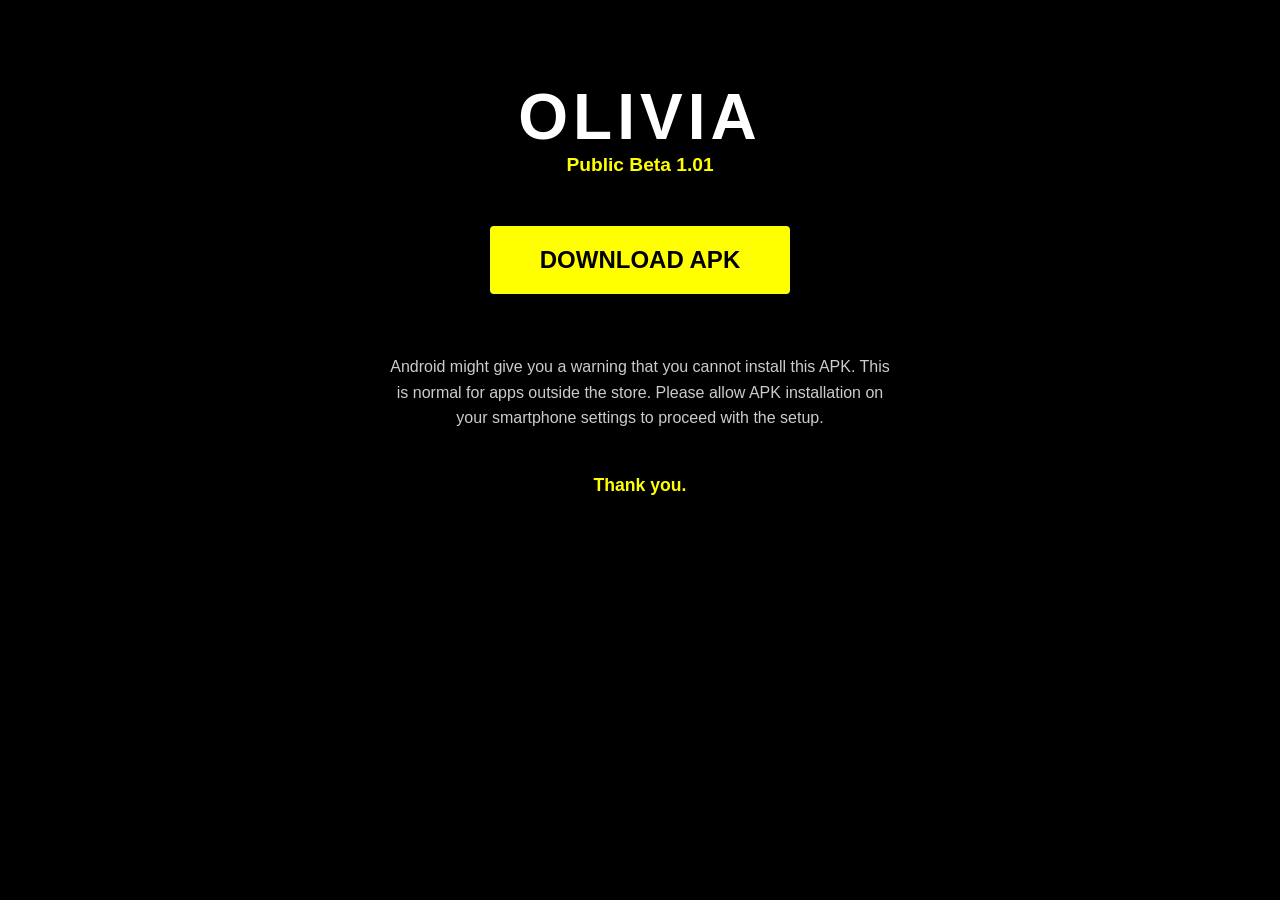
<file: index.html>
<!DOCTYPE html>
<html lang="en">
<head>
    <meta charset="UTF-8">
    <meta name="viewport" content="width=device-width, initial-scale=1.0">
    <title>Olivia Beta 1.01</title>
    <style>
        body {
            background-color: #000000;
            color: #ffffff;
            font-family: Arial, sans-serif;
            text-align: center;
            padding: 80px 20px;
            margin: 0;
        }
        h1 {
            font-size: 4rem;
            margin: 0;
            letter-spacing: 5px;
            text-transform: uppercase;
        }
        .specifications {
            color: #ffff00;
            font-size: 1.2rem;
            margin-bottom: 50px;
            font-weight: bold;
        }
        .download-btn {
            background-color: #ffff00;
            color: #000000;
            padding: 20px 50px;
            text-decoration: none;
            font-weight: bold;
            font-size: 1.5rem;
            border-radius: 4px;
            display: inline-block;
            transition: 0.3s;
        }
        .download-btn:hover {
            background-color: #ffffff;
        }
        .notice-container {
            margin-top: 60px;
            max-width: 500px;
            margin-left: auto;
            margin-right: auto;
            line-height: 1.6;
        }
        .notice-text {
            color: #cccccc;
            font-size: 1rem;
        }
        .thank-you {
            margin-top: 40px;
            color: #ffff00;
            font-size: 1.1rem;
            font-weight: bold;
        }
    </style>
</head>
<body>

    <h1>OLIVIA</h1>
    <div class="specifications">Public Beta 1.01</div>

    <a href="https://github.com/ANSAH77/olivia-beta/releases/download/v1.0/Olive_Beta_1.01.apk" class="download-btn">DOWNLOAD APK</a>

    <div class="notice-container">
        <p class="notice-text">
            Android might give you a warning that you cannot install this APK. 
            This is normal for apps outside the store. 
            Please allow APK installation on your smartphone settings to proceed with the setup.
        </p>
        <div class="thank-you">Thank you.</div>
    </div>

</body>
</html>
</file>
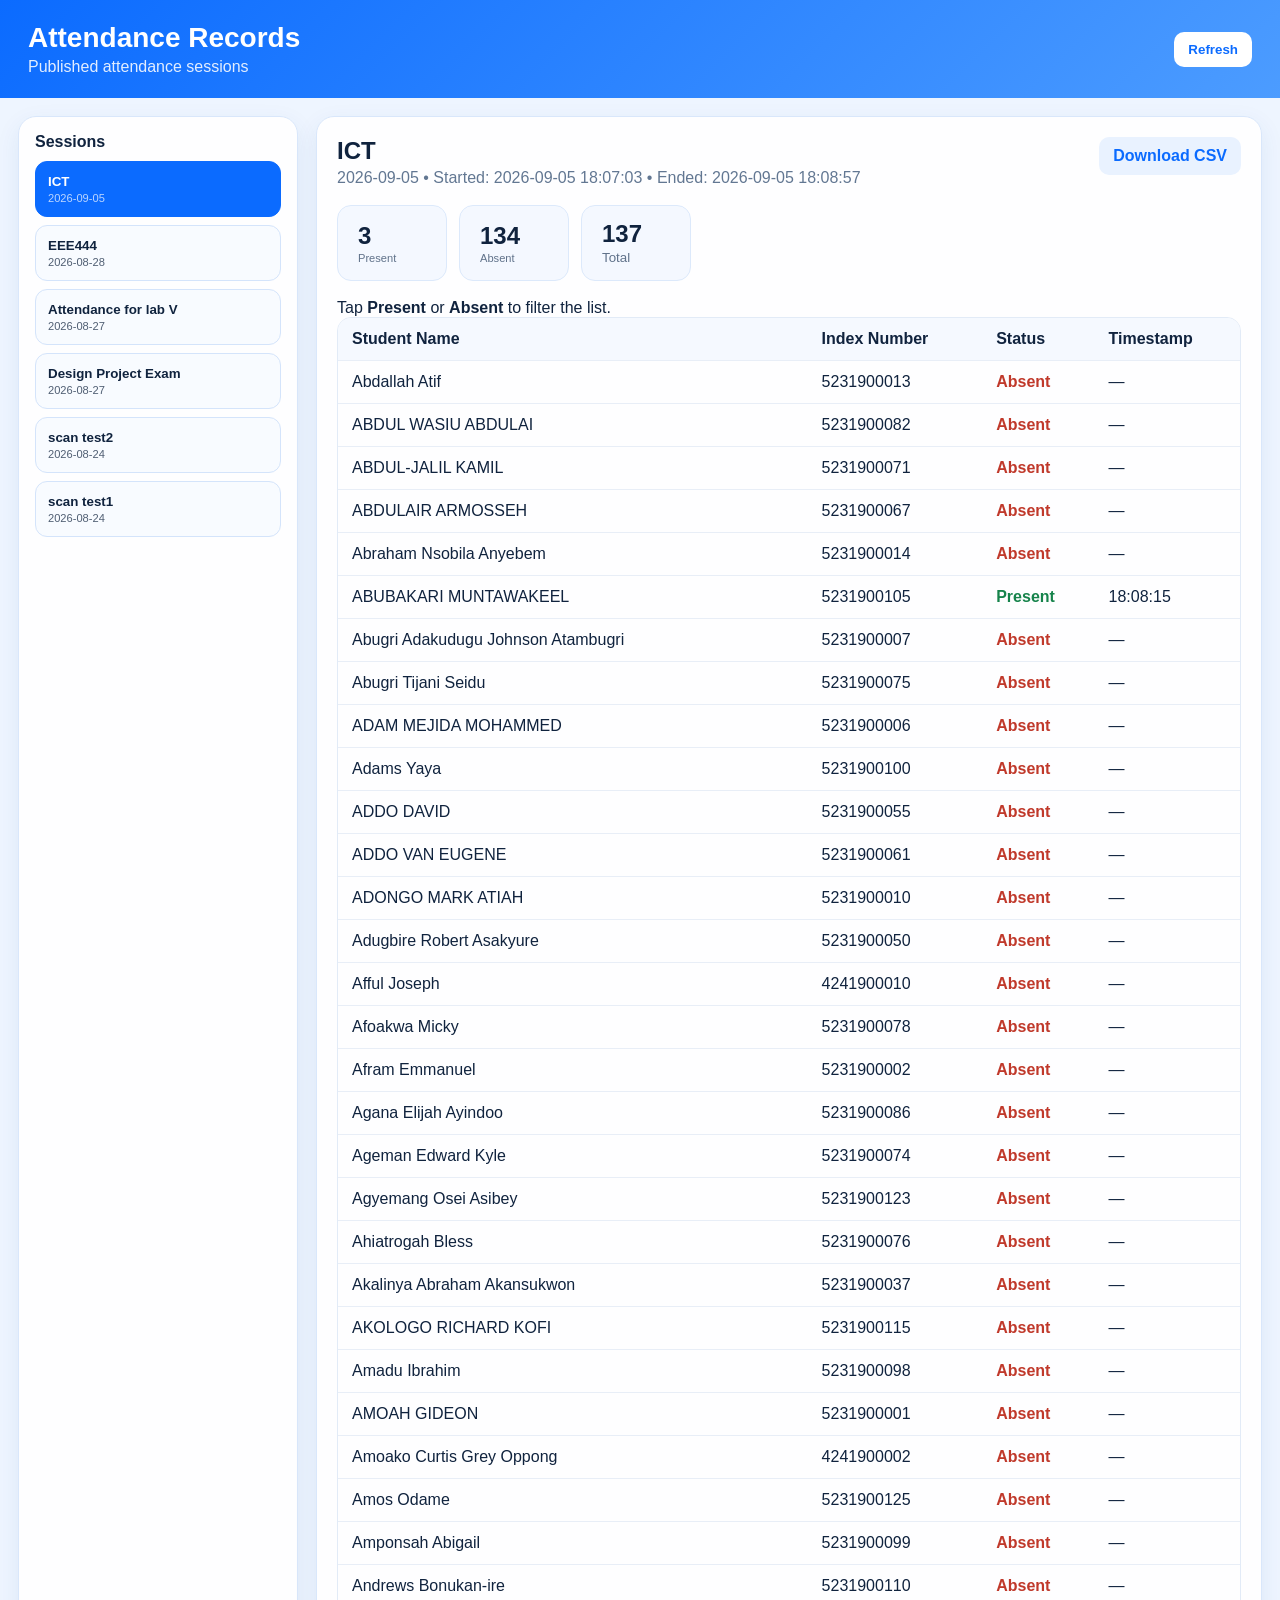
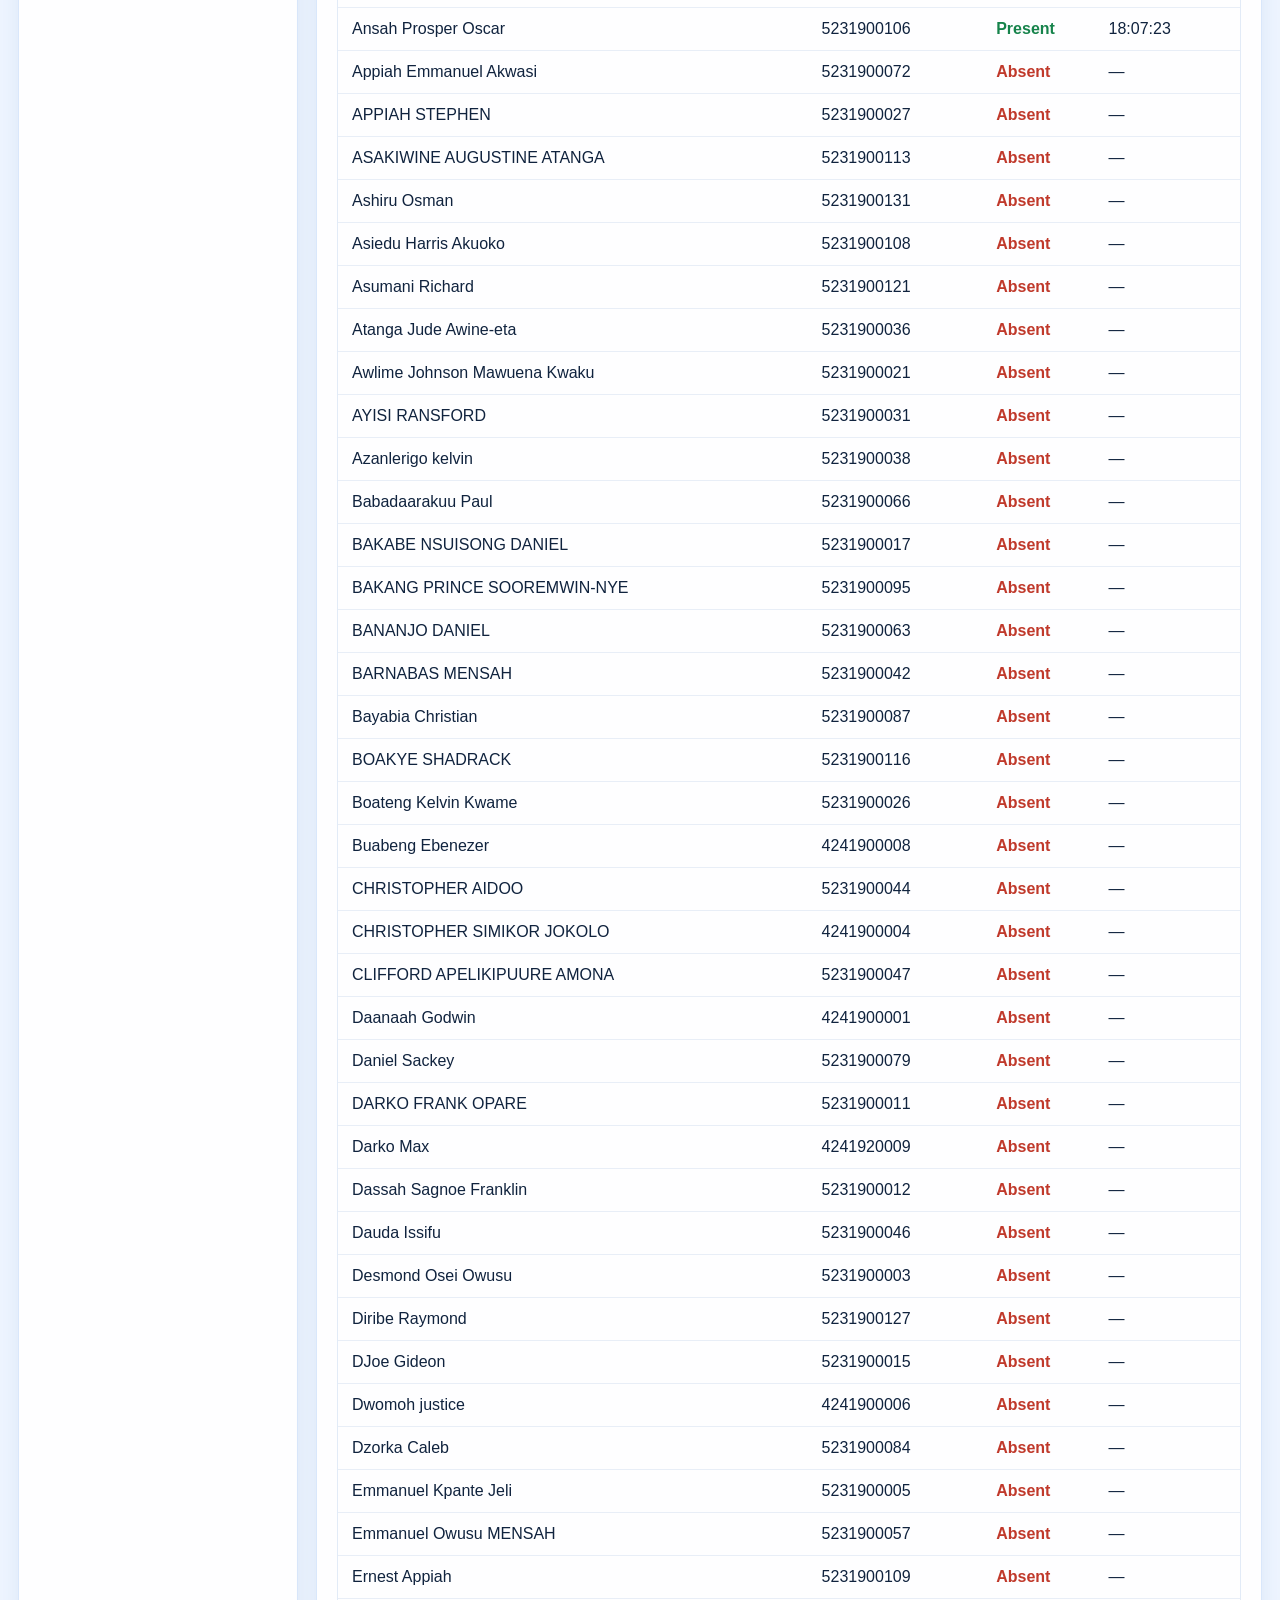
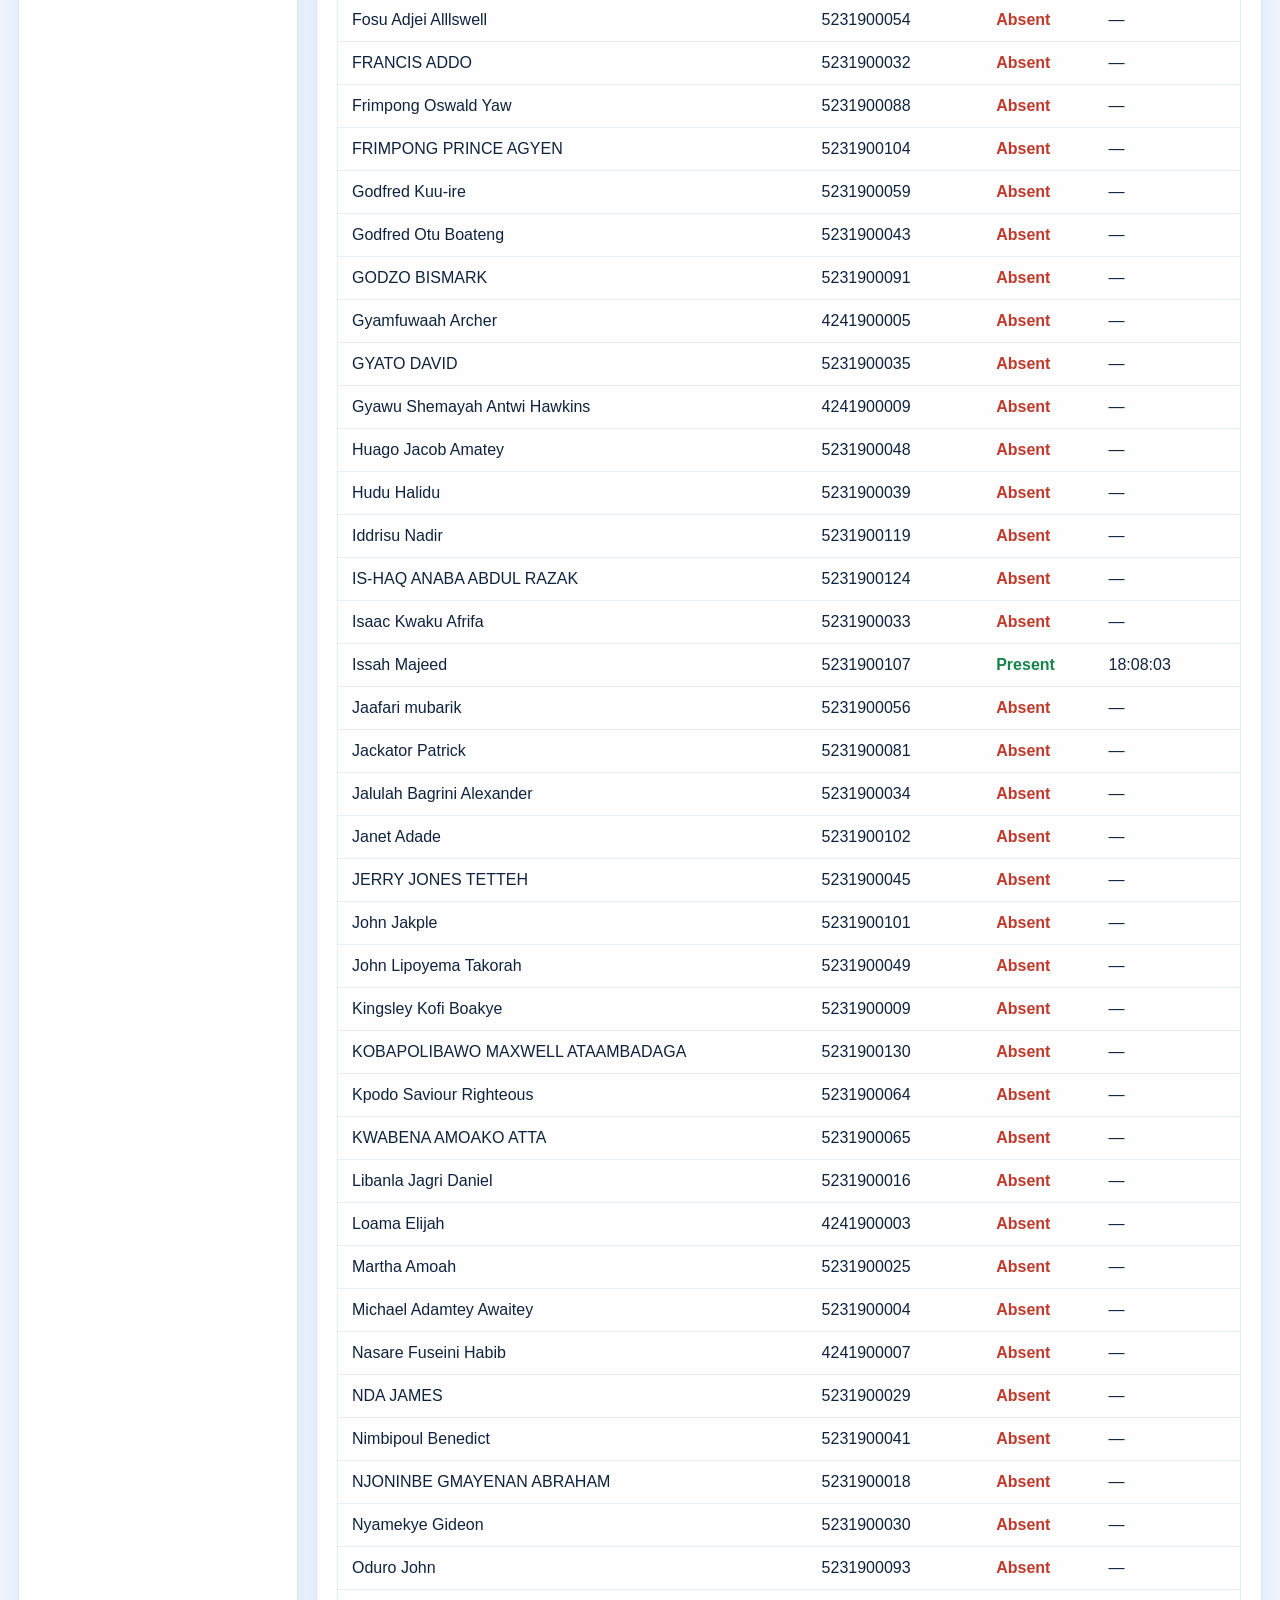
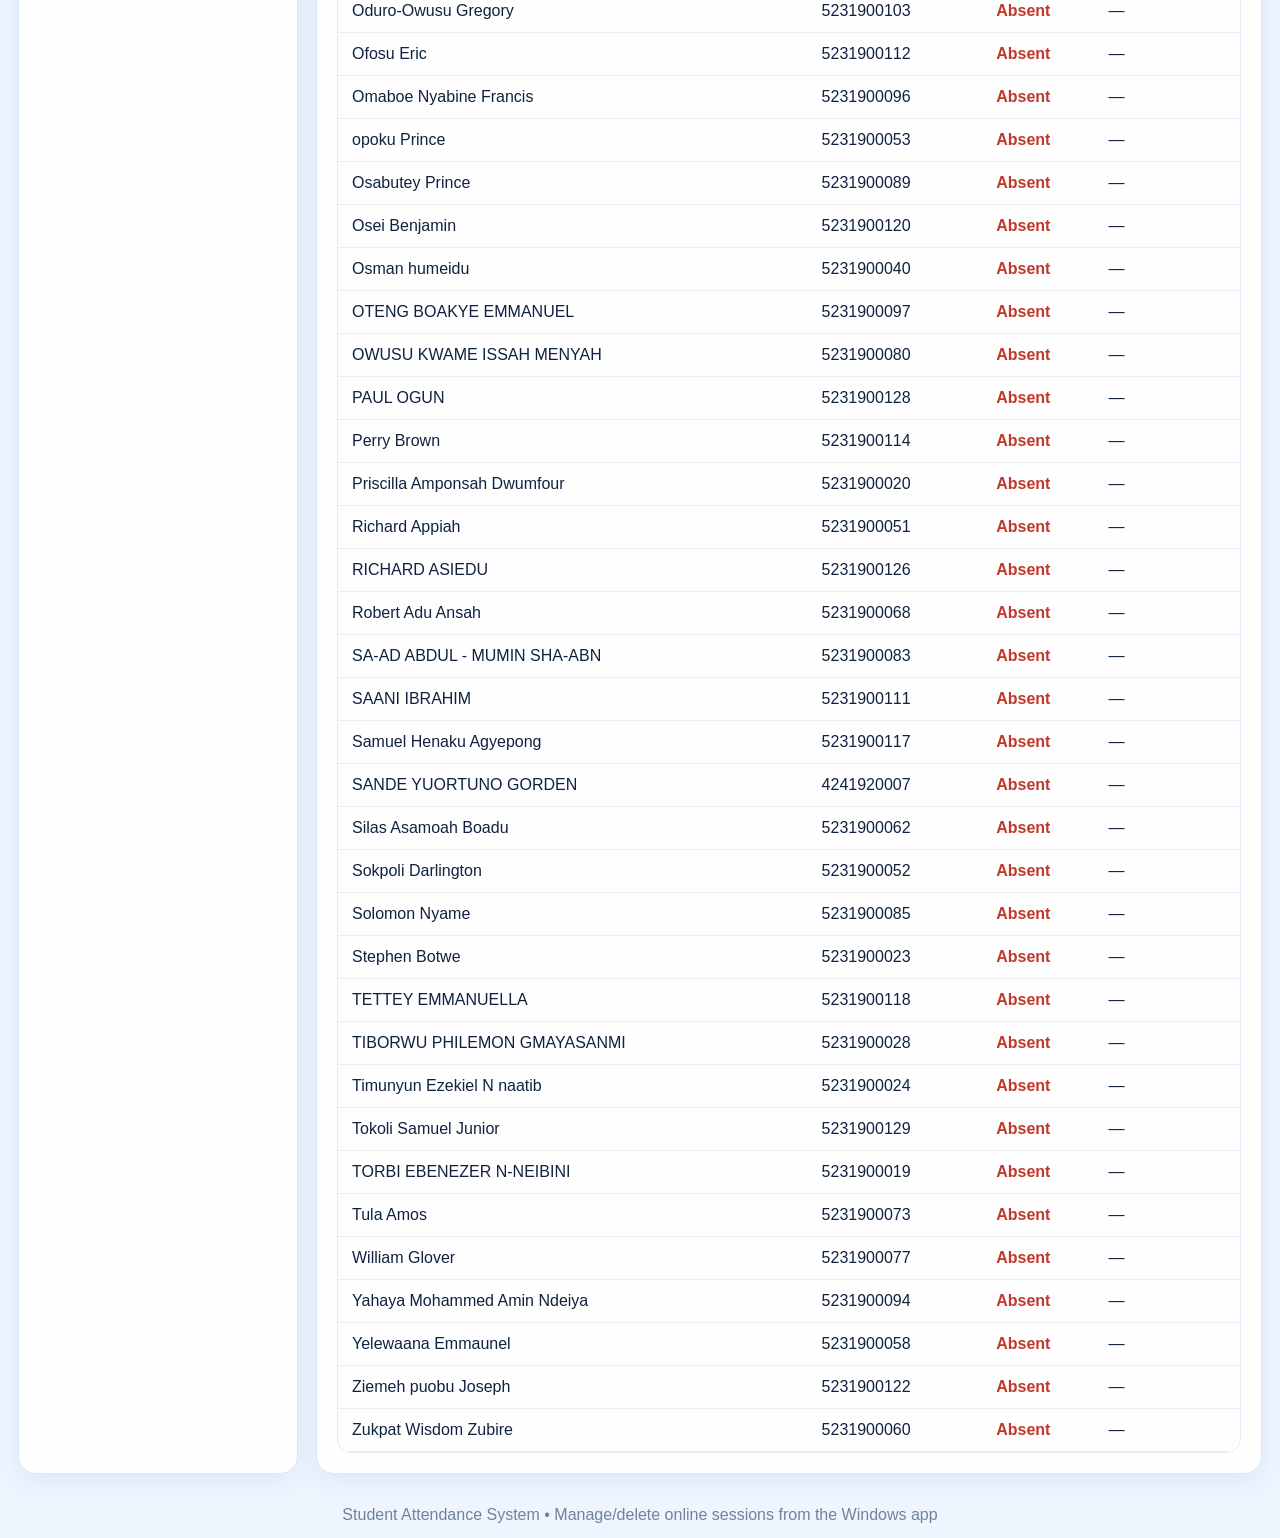
<file: attendance/index.html>
<!doctype html>
<html lang="en">
<head>
  <meta charset="utf-8" />
  <meta name="viewport" content="width=device-width,initial-scale=1,viewport-fit=cover" />
  <meta http-equiv="Cache-Control" content="no-cache, no-store, must-revalidate" />
  <meta http-equiv="Pragma" content="no-cache" />
  <meta http-equiv="Expires" content="0" />
  <title>Attendance Records</title>
  <link rel="stylesheet" href="styles.css?v=20260815-4" />
</head>
<body>
  <header class="topbar">
    <div>
      <h1>Attendance Records</h1>
      <p>Published attendance sessions</p>
    </div>
    <button id="refreshBtn" class="btn">Refresh</button>
  </header>

  <main class="shell">
    <aside class="sidebar">
      <div class="side-title">Sessions</div>
      <div id="sessionTabs" class="tabs"></div>
    </aside>

    <section class="content">
      <div id="emptyState" class="empty">
        <h2>No attendance uploaded yet</h2>
        <p>Uploaded sessions will appear here automatically.</p>
      </div>

      <div id="sessionView" class="hidden">
        <div class="session-head">
          <div class="session-copy">
            <h2 id="sessionTitle">Attendance</h2>
            <p id="sessionMeta"></p>
          </div>
          <div class="session-actions">
            <a id="downloadCsv" class="btn secondary" href="#" download>Download CSV</a>
          </div>
        </div>

        <div class="stats" aria-label="Attendance summary">
          <button id="presentStat" class="stat filterable" type="button" data-filter="present" aria-label="Show present students">
            <span id="presentCount">0</span><small>Present</small>
          </button>
          <button id="absentStat" class="stat filterable" type="button" data-filter="absent" aria-label="Show absent students">
            <span id="absentCount">0</span><small>Absent</small>
          </button>
          <div class="stat total-stat">
            <span id="totalCount">0</span><small>Total</small>
          </div>
        </div>

        <div class="filter-hint">Tap <strong>Present</strong> or <strong>Absent</strong> to filter the list.</div>

        <div id="filterBar" class="filter-bar hidden">
          <span id="filterText"></span>
          <button id="clearFilterBtn" type="button">Show all</button>
        </div>

        <div class="table-wrap">
          <table>
            <thead>
              <tr>
                <th>Student Name</th>
                <th>Index Number</th>
                <th>Status</th>
                <th>Timestamp</th>
              </tr>
            </thead>
            <tbody id="attendanceBody"></tbody>
          </table>
        </div>
      </div>
    </section>
  </main>

  <footer>Student Attendance System • Manage/delete online sessions from the Windows app</footer>
  <script src="app.js?v=20260815-4"></script>
</body>
</html>
</file>
<file: attendance/styles.css>
:root{font-family:Inter,Segoe UI,Arial,sans-serif;color:#10233e;background:#eef5ff}*{box-sizing:border-box}html,body{max-width:100%;overflow-x:hidden}body{margin:0}.topbar{display:flex;justify-content:space-between;align-items:center;padding:22px 28px;background:linear-gradient(135deg,#0b6bff,#4c9cff);color:#fff}.topbar h1{margin:0 0 4px;font-size:28px}.topbar p{margin:0;opacity:.88}.shell{display:grid;grid-template-columns:280px minmax(0,1fr);gap:18px;padding:18px;min-height:calc(100vh - 146px)}.sidebar,.content{background:rgba(255,255,255,.94);border:1px solid #d9e7fb;border-radius:18px;box-shadow:0 8px 24px rgba(28,80,150,.08)}.sidebar{padding:16px;min-width:0}.side-title{font-weight:800;margin-bottom:10px}.tabs{display:flex;flex-direction:column;gap:8px}.tab{border:1px solid #d4e4fb;background:#f8fbff;border-radius:12px;padding:12px;text-align:left;cursor:pointer;color:#10233e}.tab:hover,.tab.active{background:#0b6bff;color:#fff;border-color:#0b6bff}.tab small{display:block;opacity:.72;margin-top:3px}.content{padding:20px;overflow:hidden;min-width:0}.empty{text-align:center;padding:80px 20px;color:#58708f}.hidden{display:none!important}.session-head{display:flex;justify-content:space-between;gap:14px;align-items:flex-start}.session-copy{min-width:0}.session-head h2{margin:0 0 4px}.session-head p{margin:0;color:#627792;overflow-wrap:anywhere}.session-actions{display:flex;gap:8px;flex-wrap:wrap}.btn{border:0;border-radius:10px;padding:10px 14px;background:#fff;color:#0b6bff;font-weight:700;cursor:pointer;text-decoration:none;white-space:nowrap}.btn.secondary{background:#e9f2ff}.btn.danger{background:#fff0f0;color:#b3261e}.stats{display:flex;gap:12px;margin:18px 0;flex-wrap:wrap}.stat{background:#f4f8ff;border:1px solid #dce9fb;border-radius:14px;padding:14px 20px;min-width:110px;text-align:left;color:#10233e}.stat span{display:block;font-size:24px;font-weight:800}.stat small{color:#60728a}.filterable{cursor:pointer}.filterable.active{outline:2px solid #0b6bff;background:#e9f2ff}.total-stat{cursor:default}.filter-bar{display:flex;align-items:center;justify-content:space-between;gap:12px;background:#eef5ff;border:1px solid #d9e7fb;border-radius:12px;padding:10px 12px;margin:0 0 12px}.filter-bar span{font-weight:700}.filter-bar button{border:0;background:transparent;color:#0b6bff;font-weight:700;cursor:pointer}.table-wrap{overflow:auto;border:1px solid #e2ebf7;border-radius:14px}table{width:100%;border-collapse:collapse;min-width:700px}th,td{padding:12px 14px;border-bottom:1px solid #e8eef7;text-align:left}th{background:#f5f9ff;position:sticky;top:0}.status-present{font-weight:700;color:#16834b}.status-absent{font-weight:700;color:#c0392b}footer{text-align:center;padding:14px;color:#71839a}
@media(max-width:800px){body{background:#eef5ff}.topbar{padding:18px 16px}.topbar h1{font-size:23px}.topbar p{font-size:14px}.topbar .btn{padding:9px 12px}.shell{grid-template-columns:1fr;gap:12px;padding:12px;min-height:auto}.sidebar,.content{border-radius:16px}.sidebar{order:1;padding:14px}.content{order:2;padding:16px}.tabs{flex-direction:row;overflow-x:auto;padding-bottom:4px;scroll-snap-type:x proximity}.tab{min-width:150px;max-width:180px;flex:0 0 auto;scroll-snap-align:start}.session-head{flex-direction:column;gap:12px}.session-actions{width:100%}.session-actions .btn{flex:1;text-align:center}.stats{display:grid;grid-template-columns:repeat(3,1fr);gap:8px;margin:14px 0}.stat{min-width:0;padding:12px 10px;text-align:center}.stat span{font-size:22px}.stat small{font-size:12px}.filter-bar{font-size:13px}.table-wrap{border:0;overflow:visible}.table-wrap table,.table-wrap thead,.table-wrap tbody,.table-wrap th,.table-wrap td,.table-wrap tr{display:block}.table-wrap table{min-width:0;width:100%}.table-wrap thead{display:none}.table-wrap tbody{display:grid;gap:10px}.table-wrap tr{background:#fff;border:1px solid #dfe9f6;border-radius:14px;padding:12px;box-shadow:0 4px 14px rgba(28,80,150,.05)}.table-wrap td{border:0;padding:4px 0;text-align:left;white-space:normal;overflow-wrap:anywhere}.table-wrap td:nth-child(1){font-size:16px;font-weight:800;color:#10233e;margin-bottom:2px}.table-wrap td:nth-child(2)::before{content:'Index Number: ';font-weight:700;color:#60728a}.table-wrap td:nth-child(3)::before{content:'Status: ';font-weight:700;color:#60728a}.table-wrap td:nth-child(4)::before{content:'Time: ';font-weight:700;color:#60728a}.table-wrap td:nth-child(2),.table-wrap td:nth-child(3),.table-wrap td:nth-child(4){font-size:14px}.empty{padding:48px 16px}footer{font-size:13px;padding-bottom:24px}}
@media(max-width:420px){.topbar{align-items:flex-start;gap:10px}.topbar h1{font-size:21px}.topbar .btn{font-size:12px}.stats{gap:6px}.stat{padding:10px 6px}.stat span{font-size:20px}.tab{min-width:138px}.session-actions{flex-direction:column}.session-actions .btn{width:100%}}
</file>
